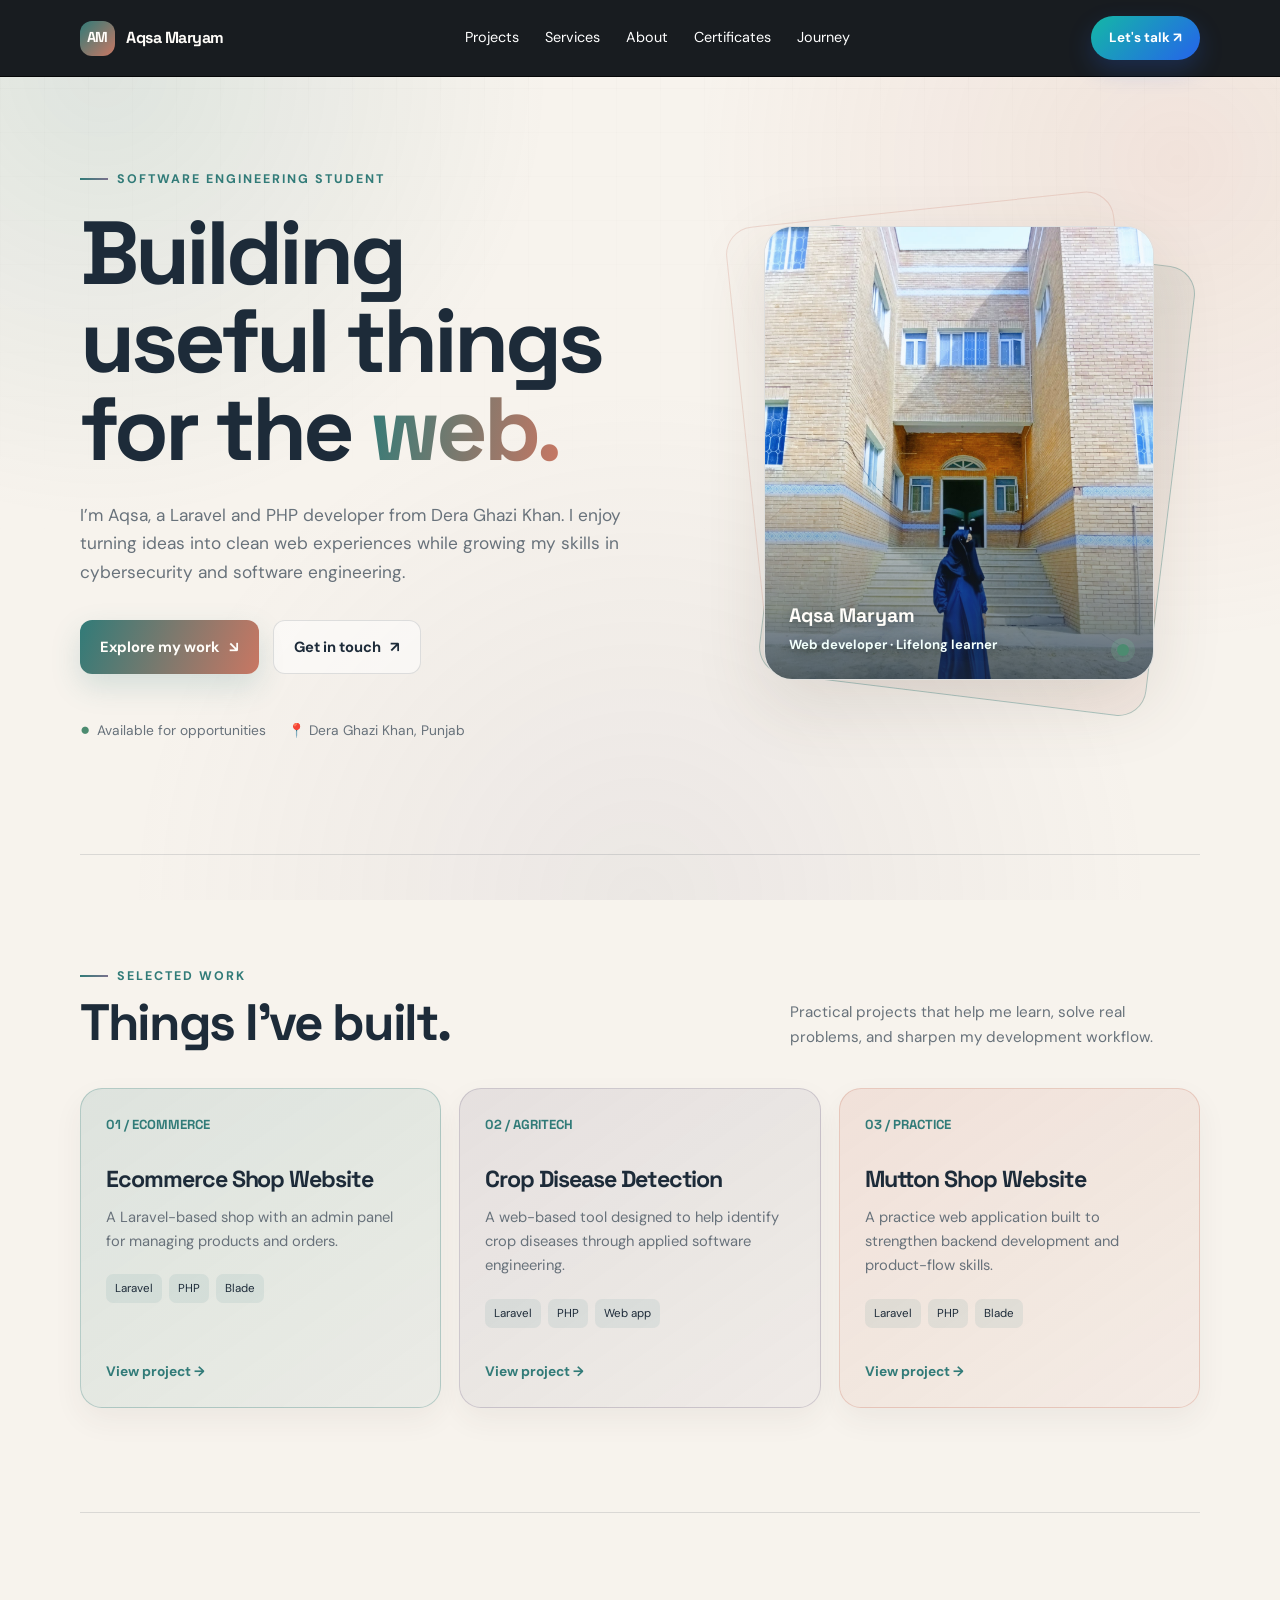
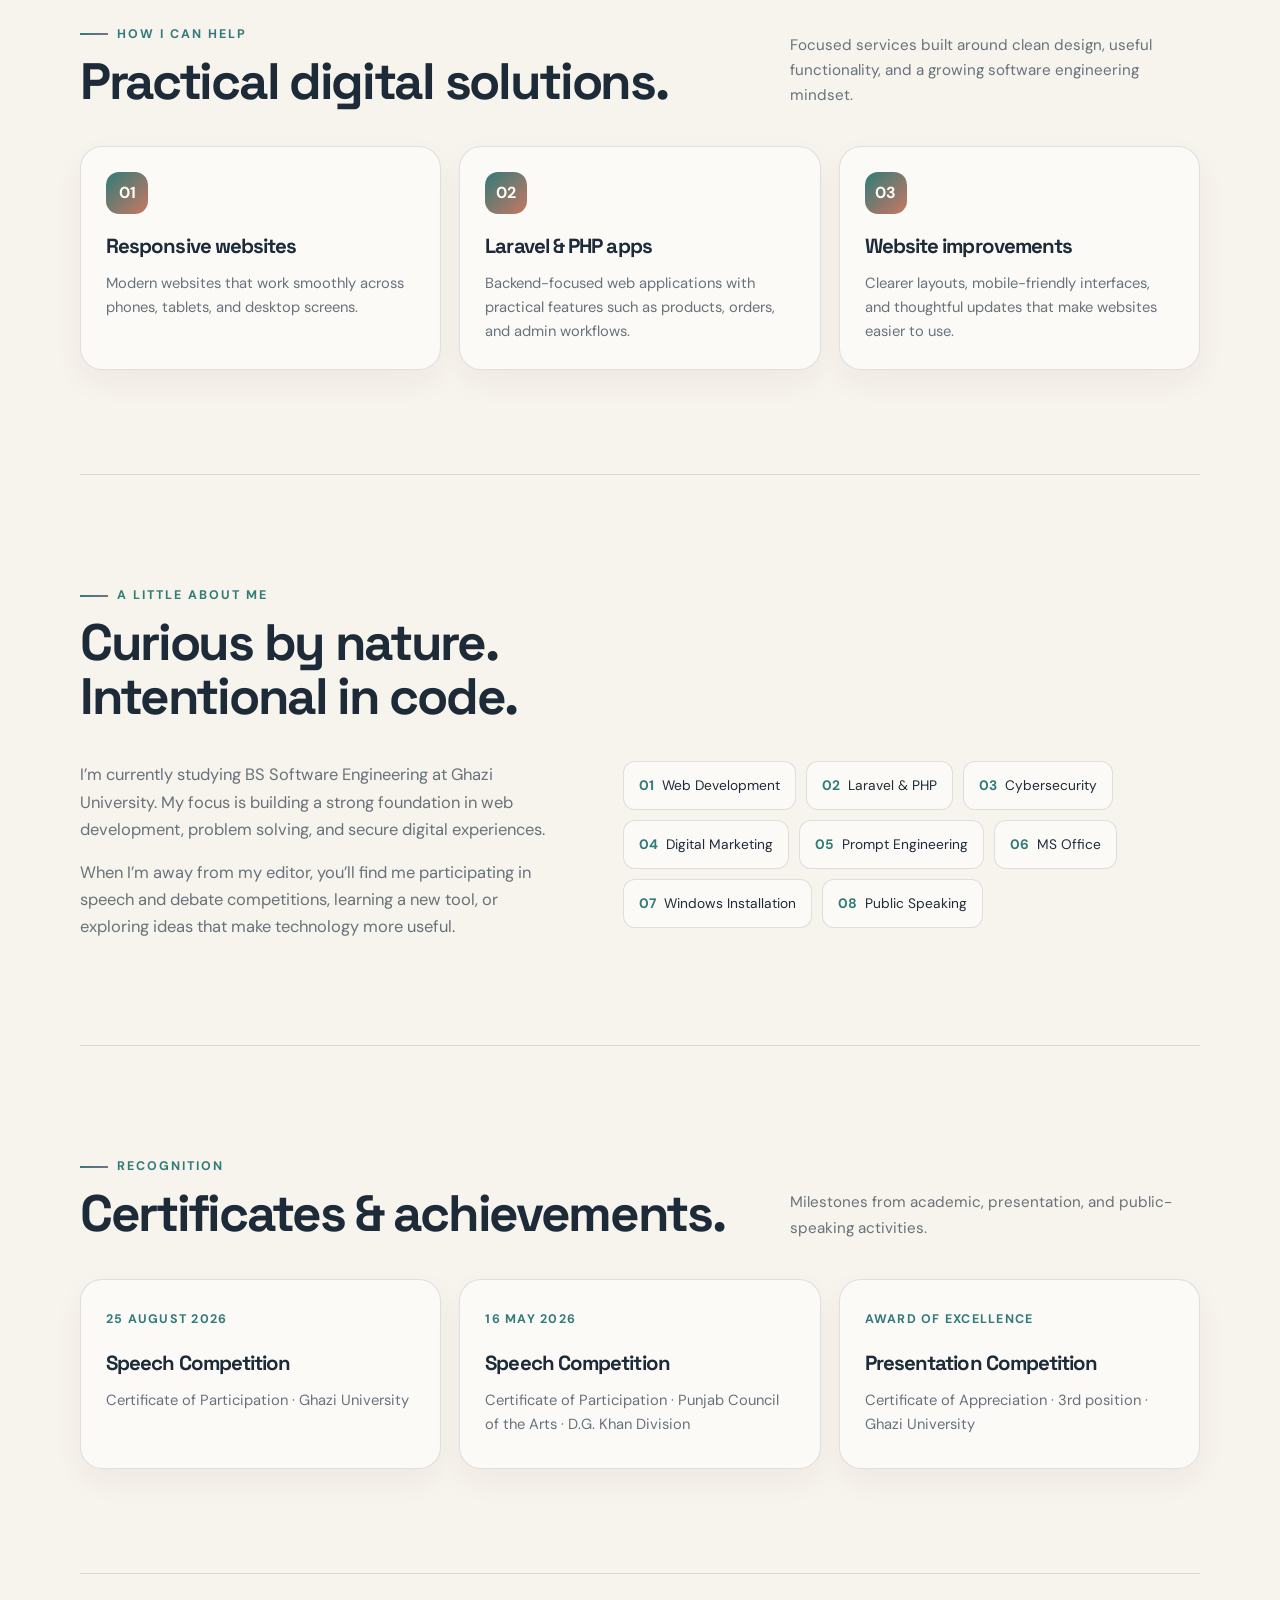
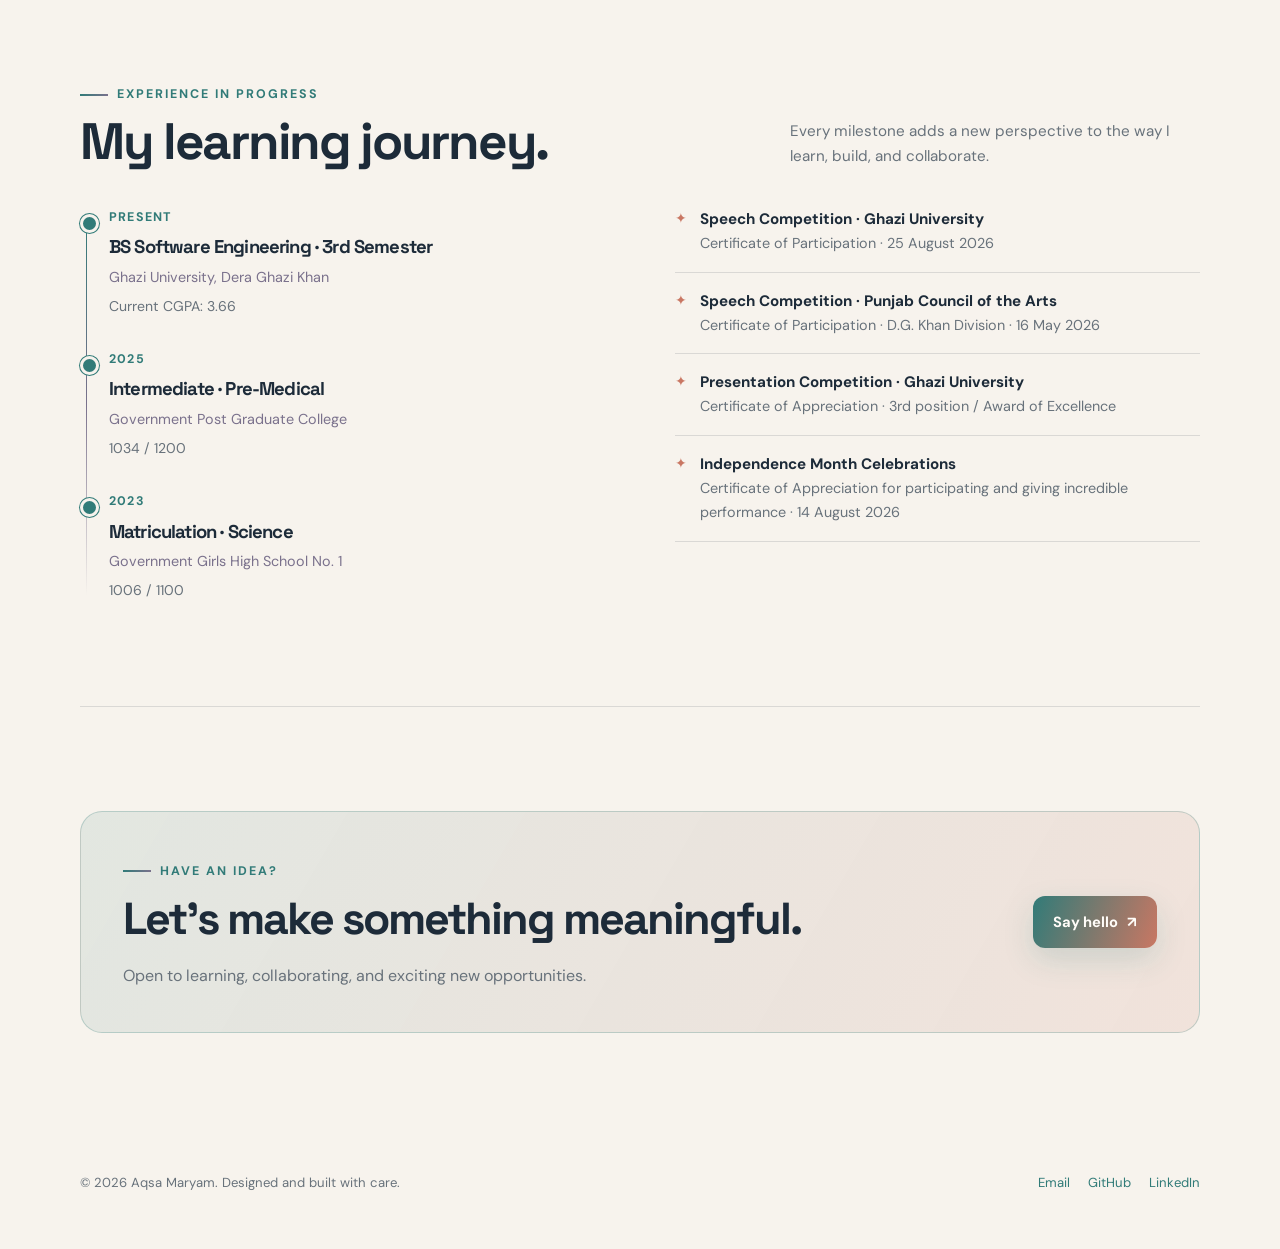
<file: index.html>
<!DOCTYPE html>
<html lang="en">
<head>
  <meta charset="UTF-8">
  <meta name="viewport" content="width=device-width, initial-scale=1">
  <meta name="description" content="Aqsa Maryam — Software Engineering student and web developer.">
  <title>Aqsa Maryam | Software Engineering Student</title>
  <link rel="preconnect" href="https://fonts.googleapis.com">
  <link rel="preconnect" href="https://fonts.gstatic.com" crossorigin>
  <link href="https://fonts.googleapis.com/css2?family=DM+Sans:wght@400;500;600;700&family=Space+Grotesk:wght@500;600;700&display=swap" rel="stylesheet">
  <style>
    :root {
      --bg: #f7f3ed;
      --bg-soft: #efe8de;
      --card: rgba(255,255,255,.72);
      --card-solid: #fffdf9;
      --text: #1d2b39;
      --muted: #68727b;
      --line: rgba(29,43,57,.13);
      --purple: #7a718c;
      --cyan: #317b78;
      --pink: #c97763;
      --green: #4c8b70;
      --shadow: 0 24px 70px rgba(74,58,43,.13);
      --radius: 22px;
    }

    * { box-sizing: border-box; margin: 0; padding: 0; }
    html { scroll-behavior: smooth; }
    body {
      background: var(--bg);
      color: var(--text);
      font-family: 'DM Sans', sans-serif;
      line-height: 1.65;
      overflow-x: hidden;
      padding-top: 76px;
    }
    @keyframes page-enter { from { opacity: 0; transform: translateY(8px); } to { opacity: 1; transform: none; } }
    body::before {
      content: '';
      position: fixed;
      inset: 0;
      z-index: -2;
      background:
        radial-gradient(circle at 8% 8%, rgba(49,123,120,.12), transparent 28rem),
        radial-gradient(circle at 92% 18%, rgba(201,119,99,.13), transparent 30rem),
        radial-gradient(circle at 50% 100%, rgba(122,113,140,.09), transparent 32rem);
      pointer-events: none;
    }
    body::after {
      content: '';
      position: fixed;
      inset: 0;
      z-index: -1;
      opacity: .32;
      background-image: linear-gradient(rgba(29,43,57,.045) 1px, transparent 1px), linear-gradient(90deg, rgba(29,43,57,.045) 1px, transparent 1px);
      background-size: 44px 44px;
      mask-image: linear-gradient(to bottom, black, transparent 75%);
      pointer-events: none;
    }
    a { color: inherit; }
    .container { width: min(1120px, calc(100% - 40px)); margin: 0 auto; }

    .site-nav {
      position: fixed; top: 0; left: 0; right: 0; z-index: 20;
      border-bottom: 1px solid rgba(0,0,0,.75);
      background: rgba(20,24,28,.98);
      backdrop-filter: blur(18px);
    }
    .nav-inner { position: relative; min-height: 76px; display: flex; align-items: center; justify-content: space-between; gap: 24px; }
    .brand { display: flex; align-items: center; gap: 11px; color: #fffdf9; font-family: 'Space Grotesk', sans-serif; font-weight: 700; text-decoration: none; letter-spacing: -.03em; }
    .brand-mark { width: 35px; height: 35px; display: grid; place-items: center; border-radius: 12px; color: #fffdf9; background: linear-gradient(135deg, var(--cyan), var(--pink)); font-size: .9rem; }
    .nav-links { display: flex; gap: 26px; list-style: none; color: #fff; font-size: .9rem; }
    .nav-links a { text-decoration: none; transition: color .2s ease; }
    .nav-links a:hover { color: #fff; }
    .nav-cta { padding: 11px 18px; border: 0; border-radius: 999px; color: #fff; background: linear-gradient(135deg, #14b8a6, #2563eb); box-shadow: 0 10px 24px rgba(37,99,235,.22); text-decoration: none; font-size: .84rem; font-weight: 700; transition: transform .2s ease, box-shadow .2s ease; }
    .nav-cta:hover { transform: translateY(-3px); box-shadow: 0 14px 30px rgba(37,99,235,.28); }
    .menu-toggle { display: none; border: 1px solid rgba(255,255,255,.55); border-radius: 10px; padding: 8px 10px; color: #fff; background: rgba(255,255,255,.12); font: inherit; font-size: .82rem; font-weight: 700; cursor: pointer; }

    .hero { min-height: 720px; display: grid; grid-template-columns: 1.08fr .92fr; align-items: center; gap: 72px; padding: 86px 0 110px; }
    .eyebrow { display: inline-flex; align-items: center; gap: 9px; color: var(--cyan); font-size: .78rem; font-weight: 700; text-transform: uppercase; letter-spacing: .16em; }
    .eyebrow::before { content: ''; width: 28px; height: 2px; background: linear-gradient(90deg, var(--cyan), var(--purple)); }
    h1, h2, h3 { font-family: 'Space Grotesk', sans-serif; letter-spacing: -.045em; }
    h1 { max-width: 720px; margin-top: 21px; font-size: clamp(3.2rem, 7vw, 6.4rem); line-height: .98; }
    .gradient-text { background: linear-gradient(100deg, var(--cyan), var(--pink)); background-clip: text; -webkit-background-clip: text; color: transparent; }
    .hero-copy { max-width: 620px; margin-top: 27px; color: var(--muted); font-size: 1.08rem; }
    .hero-actions { display: flex; flex-wrap: wrap; gap: 14px; margin-top: 34px; }
    .button { display: inline-flex; align-items: center; gap: 9px; padding: 14px 20px; border-radius: 12px; text-decoration: none; font-weight: 700; font-size: .92rem; transition: transform .2s ease, box-shadow .2s ease, background .2s ease; }
    .button:hover { transform: translateY(-3px); }
    .button-primary { color: #fffdf9; background: linear-gradient(110deg, var(--cyan), var(--pink)); box-shadow: 0 12px 30px rgba(49,123,120,.18); }
    .button-secondary { border: 1px solid var(--line); color: var(--text); background: rgba(255,255,255,.5); }
    .quick-facts { display: flex; flex-wrap: wrap; gap: 22px; margin-top: 42px; color: var(--muted); font-size: .86rem; }
    .quick-facts span { display: inline-flex; align-items: center; gap: 7px; }
    .quick-facts b { color: var(--green); font-size: 1.05rem; }

    .portrait-wrap { position: relative; justify-self: center; width: min(100%, 390px); aspect-ratio: .86; }
    .portrait-wrap::before, .portrait-wrap::after { content: ''; position: absolute; border-radius: 28px; transform: rotate(7deg); }
    .portrait-wrap::before { inset: 18px -18px -18px 18px; border: 1px solid rgba(49,123,120,.32); background: linear-gradient(145deg, rgba(49,123,120,.1), rgba(201,119,99,.08)); }
    .portrait-wrap::after { inset: -18px 18px 18px -18px; border: 1px solid rgba(201,119,99,.22); transform: rotate(-6deg); }
    .portrait-card { position: absolute; inset: 0; z-index: 1; overflow: hidden; border: 1px solid rgba(29,43,57,.14); border-radius: 28px; background: var(--card-solid); box-shadow: var(--shadow); }
    .portrait-card img { width: 100%; height: 100%; object-fit: cover; object-position: center top; filter: saturate(.9); }
    .portrait-card::after { content: ''; position: absolute; inset: 0; background: linear-gradient(to top, rgba(29,43,57,.72), transparent 50%); }
    .portrait-label { position: absolute; z-index: 2; bottom: 23px; left: 24px; right: 24px; display: flex; align-items: end; justify-content: space-between; gap: 12px; }
    .portrait-label strong { display: block; color: #fffdf9; font-family: 'Space Grotesk'; font-size: 1.22rem; text-shadow: 0 2px 10px rgba(29,43,57,.55); }
    .portrait-label small { display: block; margin-top: 2px; color: #f2fffc; font-size: .82rem; font-weight: 700; text-shadow: 0 2px 10px rgba(29,43,57,.55); }
    .status { width: 12px; height: 12px; border-radius: 50%; background: var(--green); box-shadow: 0 0 0 6px rgba(134,239,172,.13); }

    .section { padding: 104px 0; border-top: 1px solid var(--line); }
    .section-heading { display: flex; justify-content: space-between; align-items: end; gap: 25px; margin-bottom: 38px; }
    .section-heading h2 { margin-top: 10px; font-size: clamp(2rem, 4vw, 3.2rem); line-height: 1.05; }
    .section-heading p { max-width: 410px; color: var(--muted); font-size: .95rem; }
    .projects-grid { display: grid; grid-template-columns: repeat(3, 1fr); gap: 18px; }
    .project-card { position: relative; display: flex; flex-direction: column; min-height: 320px; padding: 25px; overflow: hidden; border: 1px solid var(--line); border-radius: var(--radius); box-shadow: 0 12px 30px rgba(74,58,43,.06); transition: transform .25s ease, border-color .25s ease, box-shadow .25s ease; }
    .project-card:nth-child(1) { border-color: rgba(49,123,120,.28); background: linear-gradient(145deg, rgba(49,123,120,.13), rgba(49,123,120,.06)); }
    .project-card:nth-child(2) { border-color: rgba(122,113,140,.28); background: linear-gradient(145deg, rgba(122,113,140,.14), rgba(122,113,140,.06)); }
    .project-card:nth-child(3) { border-color: rgba(201,119,99,.28); background: linear-gradient(145deg, rgba(201,119,99,.14), rgba(201,119,99,.06)); }
    .project-card:hover { transform: translateY(-8px); box-shadow: 0 18px 36px rgba(74,58,43,.11); }
    .project-card:nth-child(1):hover { border-color: rgba(76,139,112,.68); }
    .project-card:nth-child(2):hover { border-color: rgba(91,139,181,.68); }
    .project-card:nth-child(3):hover { border-color: rgba(201,119,99,.68); }
    .project-number { color: var(--cyan); font-family: 'Space Grotesk'; font-size: .82rem; font-weight: 700; }
    .project-card h3 { margin-top: 30px; font-size: 1.45rem; line-height: 1.12; }
    .project-card p { margin-top: 13px; color: var(--muted); font-size: .92rem; }
    .tags { display: flex; flex-wrap: wrap; gap: 7px; margin-top: 21px; }
    .tag { padding: 5px 9px; border-radius: 7px; color: var(--text); background: rgba(49,123,120,.09); font-size: .72rem; }
    .project-link { margin-top: auto; padding-top: 28px; color: var(--cyan); text-decoration: none; font-size: .86rem; font-weight: 700; }
    .project-link span { display: inline-block; transition: transform .2s ease; }
    .project-link:hover span { transform: translateX(5px); }
    .services-grid, .certificates-grid { display: grid; grid-template-columns: repeat(3, 1fr); gap: 18px; }
    .service-card, .certificate-card { padding: 25px; border: 1px solid var(--line); border-radius: var(--radius); background: rgba(255,255,255,.58); box-shadow: 0 12px 30px rgba(74,58,43,.05); }
    .service-card { min-height: 220px; }
    .service-card h3, .certificate-card h3 { margin-top: 21px; font-size: 1.28rem; line-height: 1.15; }
    .service-card p, .certificate-card p { margin-top: 12px; color: var(--muted); font-size: .92rem; }
    .service-icon { display: grid; width: 42px; height: 42px; place-items: center; border-radius: 13px; color: #fffdf9; background: linear-gradient(135deg, var(--cyan), var(--pink)); font-weight: 700; }
    .certificate-card { min-height: 190px; }
    .certificate-card .period { color: var(--cyan); font-size: .78rem; font-weight: 700; letter-spacing: .1em; text-transform: uppercase; }

    .about-grid { display: grid; grid-template-columns: .9fr 1.1fr; gap: 70px; }
    .about-copy { color: var(--muted); font-size: 1.03rem; }
    .about-copy p + p { margin-top: 16px; }
    .skill-list { display: flex; flex-wrap: wrap; align-content: start; gap: 10px; }
    .skill { padding: 12px 15px; border: 1px solid var(--line); border-radius: 12px; color: var(--text); background: rgba(255,255,255,.55); font-size: .86rem; }
    .skill strong { color: var(--cyan); margin-right: 4px; }

    .journey-grid { display: grid; grid-template-columns: 1fr 1fr; gap: 70px; }
    .timeline { position: relative; padding-left: 29px; }
    .timeline::before { content: ''; position: absolute; left: 6px; top: 7px; bottom: 7px; width: 1px; background: linear-gradient(var(--cyan), var(--purple), transparent); }
    .timeline-item { position: relative; padding-bottom: 31px; }
    .timeline-item:last-child { padding-bottom: 0; }
    .timeline-item::before { content: ''; position: absolute; left: -29px; top: 7px; width: 13px; height: 13px; border: 3px solid var(--bg); border-radius: 50%; background: var(--cyan); box-shadow: 0 0 0 1px var(--cyan); }
    .timeline-item .period { color: var(--cyan); font-size: .78rem; font-weight: 700; letter-spacing: .1em; text-transform: uppercase; }
    .timeline-item h3 { margin-top: 5px; font-size: 1.16rem; }
    .timeline-item .place { margin-top: 3px; color: var(--purple); font-size: .9rem; }
    .timeline-item p { margin-top: 5px; color: var(--muted); font-size: .88rem; }
    .achievement-list { list-style: none; }
    .achievement-list li { display: flex; gap: 13px; padding: 16px 0; border-bottom: 1px solid var(--line); color: var(--muted); font-size: .9rem; }
    .achievement-list li:first-child { padding-top: 0; }
    .achievement-list li::before { content: '✦'; flex: 0 0 auto; color: var(--pink); }
    .achievement-list strong { display: block; color: var(--text); font-size: .95rem; }

    .contact-panel { display: flex; align-items: center; justify-content: space-between; gap: 32px; padding: 42px; overflow: hidden; border: 1px solid rgba(49,123,120,.25); border-radius: var(--radius); background: linear-gradient(120deg, rgba(49,123,120,.1), rgba(201,119,99,.13)); }
    .contact-panel h2 { font-size: clamp(1.8rem, 4vw, 2.8rem); }
    .contact-panel p { margin-top: 8px; color: var(--muted); }
    footer { display: flex; justify-content: space-between; gap: 20px; padding: 35px 0 55px; color: var(--muted); font-size: .82rem; }
    footer a { color: var(--cyan); text-decoration: none; }
    .socials { display: flex; gap: 18px; }

    .reveal { opacity: 0; transform: translateY(18px); transition: opacity .65s ease, transform .65s ease; }
    .reveal.visible { opacity: 1; transform: none; }
    @media (prefers-reduced-motion: reduce) { html { scroll-behavior: auto; } body { animation: none; } .reveal { opacity: 1; transform: none; transition: none; } * { transition-duration: .01ms !important; } }
    @media (max-width: 820px) {
      .menu-toggle { display: inline-flex; align-items: center; gap: 7px; }
      .nav-links { display: none; position: absolute; top: calc(100% - 1px); left: 0; right: 0; flex-direction: column; gap: 0; padding: 8px; border: 1px solid rgba(255,255,255,.12); border-top: 0; border-radius: 0 0 16px 16px; background: rgba(20,24,28,.98); box-shadow: 0 16px 28px rgba(29,43,57,.18); }
      .nav-links.is-open { display: flex; }
      .nav-links a { display: block; padding: 12px 10px; border-radius: 10px; }
      .nav-links a:hover { background: rgba(49,123,120,.08); }
      .hero { grid-template-columns: 1fr; gap: 55px; padding-top: 70px; }
      .portrait-wrap { width: min(100%, 340px); justify-self: start; }
      .projects-grid, .services-grid, .certificates-grid, .journey-grid, .about-grid { grid-template-columns: 1fr; gap: 45px; }
      .section-heading { display: block; }
      .section-heading p { margin-top: 16px; }
    }
    @media (max-width: 520px) {
      .container { width: min(100% - 28px, 1120px); }
      body { padding-top: 68px; }
      .nav-inner { min-height: 68px; }
      .nav-cta { padding: 8px 11px; font-size: .76rem; }
      .menu-toggle { padding: 7px 9px; }
      h1 { font-size: clamp(2.9rem, 15vw, 4.5rem); }
      .hero { min-height: auto; padding: 65px 0 85px; }
      .section { padding: 76px 0; }
      .contact-panel { display: block; padding: 27px; }
      .contact-panel .button { margin-top: 24px; }
      footer { display: block; }
      .socials { margin-top: 12px; }
    }
  </style>
</head>
<body>
  <nav class="site-nav">
    <div class="container nav-inner">
      <a class="brand" href="#top"><span class="brand-mark">AM</span><span>Aqsa Maryam</span></a>
      <ul class="nav-links" id="site-menu">
        <li><a href="#projects">Projects</a></li>
        <li><a href="#services">Services</a></li>
        <li><a href="#about">About</a></li>
        <li><a href="#certificates">Certificates</a></li>
        <li><a href="#journey">Journey</a></li>
      </ul>
      <button class="menu-toggle" type="button" aria-controls="site-menu" aria-expanded="false">Menu <span aria-hidden="true">☰</span></button>
      <a class="nav-cta" href="contact.html">Let's talk ↗</a>
    </div>
  </nav>

  <main id="top">
    <header class="container hero">
      <div class="reveal">
        <span class="eyebrow">Software engineering student</span>
        <h1>Building useful things for the <span class="gradient-text">web.</span></h1>
        <p class="hero-copy">I’m Aqsa, a Laravel and PHP developer from Dera Ghazi Khan. I enjoy turning ideas into clean web experiences while growing my skills in cybersecurity and software engineering.</p>
        <div class="hero-actions">
          <a class="button button-primary" href="#projects">Explore my work <span>↘</span></a>
          <a class="button button-secondary" href="contact.html">Get in touch <span>↗</span></a>
        </div>
        <div class="quick-facts">
          <span><b>●</b> Available for opportunities</span>
          <span>📍 Dera Ghazi Khan, Punjab</span>
        </div>
      </div>
      <div class="portrait-wrap reveal">
        <div class="portrait-card">
          <img src="photo.jpg" alt="Portrait of Aqsa Maryam">
          <div class="portrait-label"><div><strong>Aqsa Maryam</strong><small>Web developer · Lifelong learner</small></div><span class="status" title="Available"></span></div>
        </div>
      </div>
    </header>

    <section class="container section" id="projects">
      <div class="section-heading reveal"><div><span class="eyebrow">Selected work</span><h2>Things I’ve built.</h2></div><p>Practical projects that help me learn, solve real problems, and sharpen my development workflow.</p></div>
      <div class="projects-grid">
        <article class="project-card reveal"><span class="project-number">01 / ECOMMERCE</span><h3>Ecommerce Shop Website</h3><p>A Laravel-based shop with an admin panel for managing products and orders.</p><div class="tags"><span class="tag">Laravel</span><span class="tag">PHP</span><span class="tag">Blade</span></div><a class="project-link" href="https://github.com/aqsamaryam-software/-Ecommerce-Shop-Website" target="_blank" rel="noreferrer">View project <span>→</span></a></article>
        <article class="project-card reveal"><span class="project-number">02 / AGRITECH</span><h3>Crop Disease Detection</h3><p>A web-based tool designed to help identify crop diseases through applied software engineering.</p><div class="tags"><span class="tag">Laravel</span><span class="tag">PHP</span><span class="tag">Web app</span></div><a class="project-link" href="https://github.com/aqsamaryam-software/Crop-Disease-Detection-Website" target="_blank" rel="noreferrer">View project <span>→</span></a></article>
        <article class="project-card reveal"><span class="project-number">03 / PRACTICE</span><h3>Mutton Shop Website</h3><p>A practice web application built to strengthen backend development and product-flow skills.</p><div class="tags"><span class="tag">Laravel</span><span class="tag">PHP</span><span class="tag">Blade</span></div><a class="project-link" href="https://github.com/aqsamaryam-software/Khalid-mizail-Mutton-Shop-Website" target="_blank" rel="noreferrer">View project <span>→</span></a></article>
      </div>
    </section>

    <section class="container section" id="services">
      <div class="section-heading reveal"><div><span class="eyebrow">How I can help</span><h2>Practical digital solutions.</h2></div><p>Focused services built around clean design, useful functionality, and a growing software engineering mindset.</p></div>
      <div class="services-grid">
        <article class="service-card reveal"><span class="service-icon">01</span><h3>Responsive websites</h3><p>Modern websites that work smoothly across phones, tablets, and desktop screens.</p></article>
        <article class="service-card reveal"><span class="service-icon">02</span><h3>Laravel & PHP apps</h3><p>Backend-focused web applications with practical features such as products, orders, and admin workflows.</p></article>
        <article class="service-card reveal"><span class="service-icon">03</span><h3>Website improvements</h3><p>Clearer layouts, mobile-friendly interfaces, and thoughtful updates that make websites easier to use.</p></article>
      </div>
    </section>

    <section class="container section" id="about">
      <div class="section-heading reveal"><div><span class="eyebrow">A little about me</span><h2>Curious by nature.<br>Intentional in code.</h2></div></div>
      <div class="about-grid">
        <div class="about-copy reveal"><p>I’m currently studying BS Software Engineering at Ghazi University. My focus is building a strong foundation in web development, problem solving, and secure digital experiences.</p><p>When I’m away from my editor, you’ll find me participating in speech and debate competitions, learning a new tool, or exploring ideas that make technology more useful.</p></div>
        <div class="skill-list reveal"><span class="skill"><strong>01</strong> Web Development</span><span class="skill"><strong>02</strong> Laravel & PHP</span><span class="skill"><strong>03</strong> Cybersecurity</span><span class="skill"><strong>04</strong> Digital Marketing</span><span class="skill"><strong>05</strong> Prompt Engineering</span><span class="skill"><strong>06</strong> MS Office</span><span class="skill"><strong>07</strong> Windows Installation</span><span class="skill"><strong>08</strong> Public Speaking</span></div>
      </div>
    </section>

    <section class="container section" id="certificates">
      <div class="section-heading reveal"><div><span class="eyebrow">Recognition</span><h2>Certificates & achievements.</h2></div><p>Milestones from academic, presentation, and public-speaking activities.</p></div>
      <div class="certificates-grid">
        <article class="certificate-card reveal"><span class="period">25 August 2026</span><h3>Speech Competition</h3><p>Certificate of Participation · Ghazi University</p></article>
        <article class="certificate-card reveal"><span class="period">16 May 2026</span><h3>Speech Competition</h3><p>Certificate of Participation · Punjab Council of the Arts · D.G. Khan Division</p></article>
        <article class="certificate-card reveal"><span class="period">Award of Excellence</span><h3>Presentation Competition</h3><p>Certificate of Appreciation · 3rd position · Ghazi University</p></article>
      </div>
    </section>

    <section class="container section" id="journey">
      <div class="section-heading reveal"><div><span class="eyebrow">Experience in progress</span><h2>My learning journey.</h2></div><p>Every milestone adds a new perspective to the way I learn, build, and collaborate.</p></div>
      <div class="journey-grid">
        <div class="timeline reveal">
          <div class="timeline-item"><div class="period">Present</div><h3>BS Software Engineering · 3rd Semester</h3><div class="place">Ghazi University, Dera Ghazi Khan</div><p>Current CGPA: 3.66</p></div>
          <div class="timeline-item"><div class="period">2025</div><h3>Intermediate · Pre-Medical</h3><div class="place">Government Post Graduate College</div><p>1034 / 1200</p></div>
          <div class="timeline-item"><div class="period">2023</div><h3>Matriculation · Science</h3><div class="place">Government Girls High School No. 1</div><p>1006 / 1100</p></div>
        </div>
        <ul class="achievement-list reveal">
          <li><div><strong>Speech Competition · Ghazi University</strong>Certificate of Participation · 25 August 2026</div></li>
          <li><div><strong>Speech Competition · Punjab Council of the Arts</strong>Certificate of Participation · D.G. Khan Division · 16 May 2026</div></li>
          <li><div><strong>Presentation Competition · Ghazi University</strong>Certificate of Appreciation · 3rd position / Award of Excellence</div></li>
          <li><div><strong>Independence Month Celebrations</strong>Certificate of Appreciation for participating and giving incredible performance · 14 August 2026</div></li>
        </ul>
      </div>
    </section>

    <section class="container section reveal" id="contact">
      <div class="contact-panel"><div><span class="eyebrow">Have an idea?</span><h2>Let’s make something meaningful.</h2><p>Open to learning, collaborating, and exciting new opportunities.</p></div><a class="button button-primary" href="contact.html">Say hello <span>↗</span></a></div>
    </section>
  </main>

  <footer class="container"><span>© 2026 Aqsa Maryam. Designed and built with care.</span><div class="socials"><a href="mailto:aqsamaryamm2@gmail.com">Email</a><a href="https://github.com/aqsamaryam-software" target="_blank" rel="noreferrer">GitHub</a><a href="https://www.linkedin.com/in/aqsa-maryam-84b518395" target="_blank" rel="noreferrer">LinkedIn</a></div></footer>

  <script>
    const menuToggle = document.querySelector('.menu-toggle');
    const siteMenu = document.querySelector('#site-menu');
    menuToggle.addEventListener('click', () => {
      const isOpen = siteMenu.classList.toggle('is-open');
      menuToggle.setAttribute('aria-expanded', String(isOpen));
    });
    siteMenu.querySelectorAll('a').forEach((link) => {
      link.addEventListener('click', () => {
        siteMenu.classList.remove('is-open');
        menuToggle.setAttribute('aria-expanded', 'false');
      });
    });

    const observer = new IntersectionObserver((entries) => {
      entries.forEach((entry) => {
        if (entry.isIntersecting) {
          entry.target.classList.add('visible');
          observer.unobserve(entry.target);
        }
      });
    }, { threshold: 0.12 });
    document.querySelectorAll('.reveal').forEach((element) => observer.observe(element));
  </script>
</body>
</html>
</file>
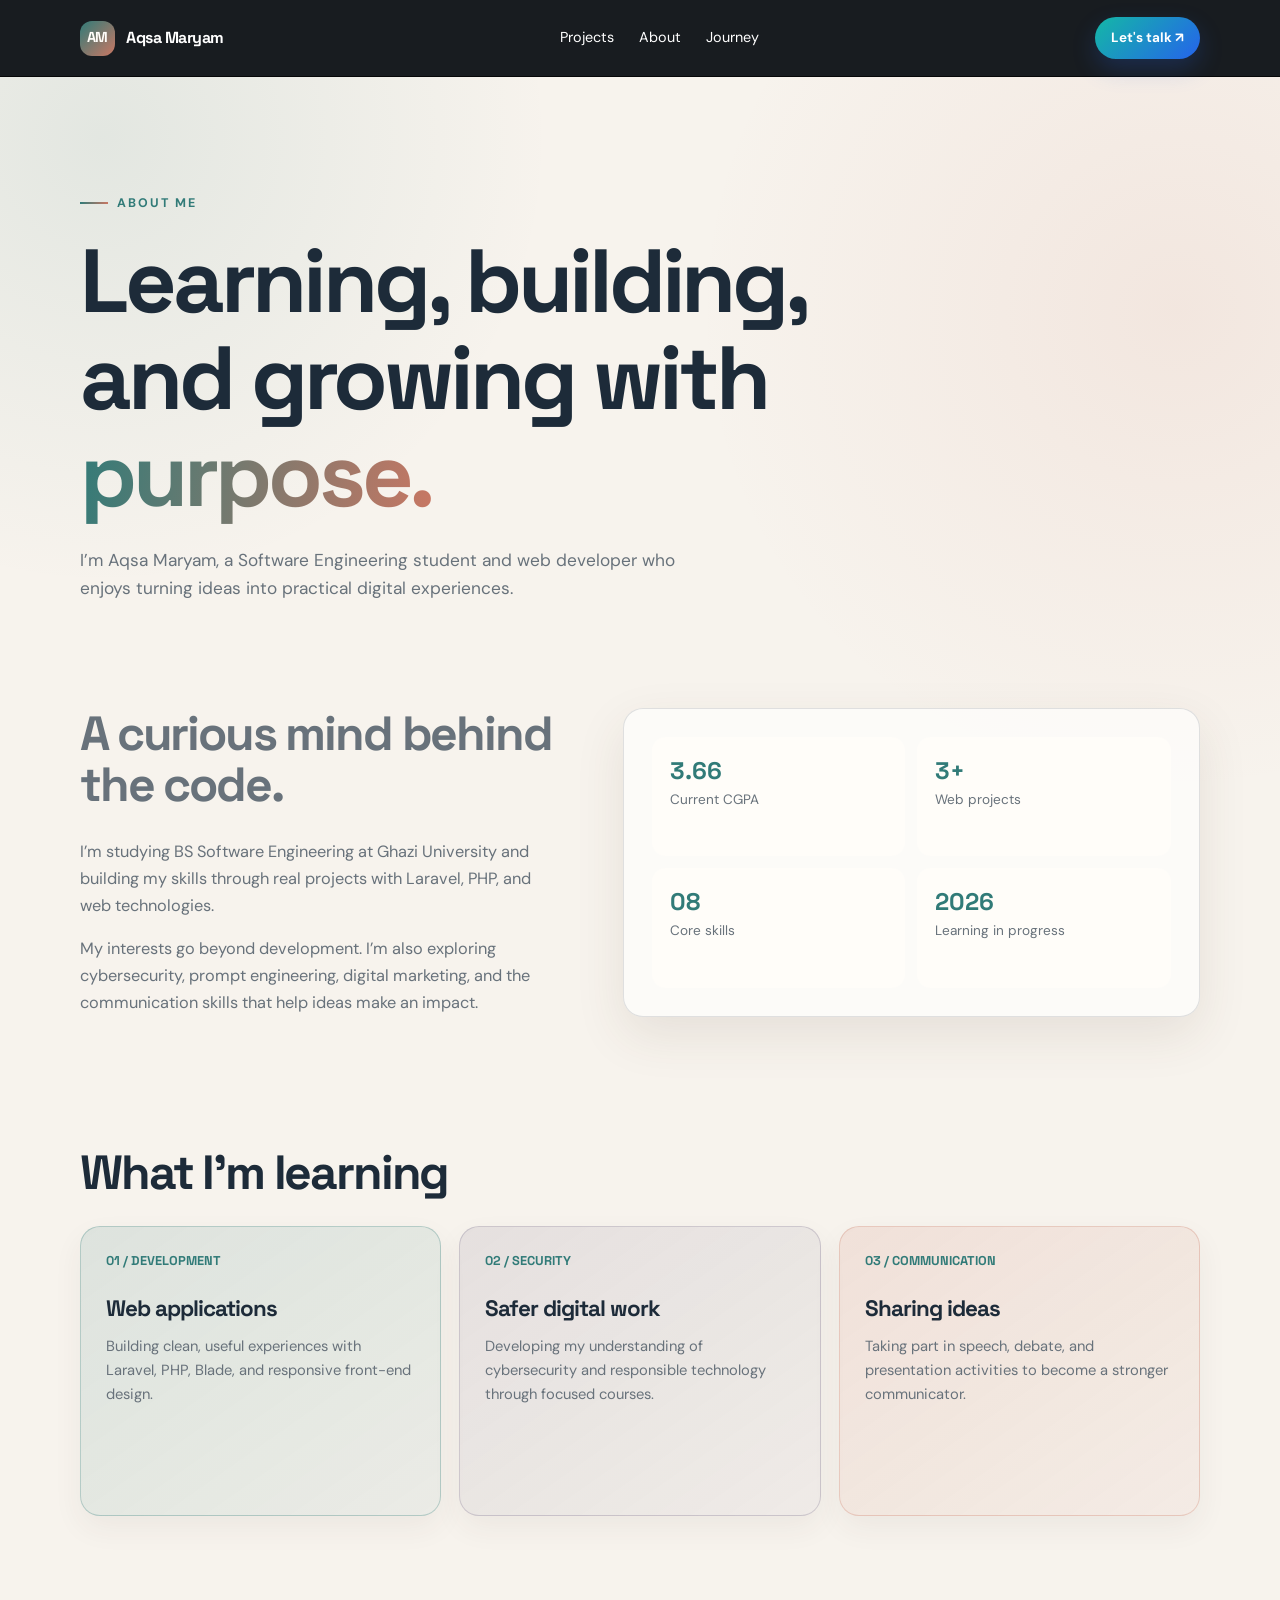
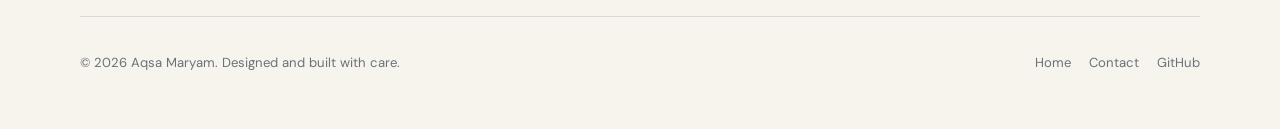
<file: about.html>
<!DOCTYPE html>
<html lang="en">
<head>
  <meta charset="UTF-8">
  <meta name="viewport" content="width=device-width, initial-scale=1">
  <title>About | Aqsa Maryam</title>
  <link rel="preconnect" href="https://fonts.googleapis.com">
  <link rel="preconnect" href="https://fonts.gstatic.com" crossorigin>
  <link href="https://fonts.googleapis.com/css2?family=DM+Sans:wght@400;500;600;700&family=Space+Grotesk:wght@500;600;700&display=swap" rel="stylesheet">
  <link rel="stylesheet" href="pages.css">
</head>
<body>
  <nav class="site-nav"><div class="container nav-inner"><a class="brand" href="index.html"><span class="brand-mark">AM</span><span>Aqsa Maryam</span></a><ul class="nav-links" id="site-menu"><li><a href="index.html#projects">Projects</a></li><li><a href="index.html#about">About</a></li><li><a href="index.html#journey">Journey</a></li></ul><button class="menu-toggle" type="button" aria-controls="site-menu" aria-expanded="false">Menu <span aria-hidden="true">☰</span></button><a class="nav-cta" href="contact.html">Let's talk ↗</a></div></nav>
  <main>
    <header class="container page-hero"><span class="eyebrow">About me</span><h1>Learning, building, and growing with <span class="gradient-text">purpose.</span></h1><p>I’m Aqsa Maryam, a Software Engineering student and web developer who enjoys turning ideas into practical digital experiences.</p></header>
    <section class="container section"><div class="split"><div class="copy"><h2 class="section-title">A curious mind behind the code.</h2><p>I’m studying BS Software Engineering at Ghazi University and building my skills through real projects with Laravel, PHP, and web technologies.</p><p>My interests go beyond development. I’m also exploring cybersecurity, prompt engineering, digital marketing, and the communication skills that help ideas make an impact.</p></div><div class="panel facts"><div class="fact"><strong>3.66</strong><span>Current CGPA</span></div><div class="fact"><strong>3+</strong><span>Web projects</span></div><div class="fact"><strong>08</strong><span>Core skills</span></div><div class="fact"><strong>2026</strong><span>Learning in progress</span></div></div></div></section>
    <section class="container section"><h2 class="section-title">What I’m learning</h2><div class="cards"><article class="card"><span class="card-number">01 / DEVELOPMENT</span><h3>Web applications</h3><p>Building clean, useful experiences with Laravel, PHP, Blade, and responsive front-end design.</p></article><article class="card"><span class="card-number">02 / SECURITY</span><h3>Safer digital work</h3><p>Developing my understanding of cybersecurity and responsible technology through focused courses.</p></article><article class="card"><span class="card-number">03 / COMMUNICATION</span><h3>Sharing ideas</h3><p>Taking part in speech, debate, and presentation activities to become a stronger communicator.</p></article></div></section>
  </main>
  <footer class="container"><span>© 2026 Aqsa Maryam. Designed and built with care.</span><div class="socials"><a href="index.html">Home</a><a href="contact.html">Contact</a><a href="https://github.com/aqsamaryam-software" target="_blank" rel="noreferrer">GitHub</a></div></footer>
  <script>
    const menuToggle = document.querySelector('.menu-toggle');
    const siteMenu = document.querySelector('#site-menu');
    menuToggle.addEventListener('click', () => {
      const isOpen = siteMenu.classList.toggle('is-open');
      menuToggle.setAttribute('aria-expanded', String(isOpen));
    });
    siteMenu.querySelectorAll('a').forEach((link) => link.addEventListener('click', () => {
      siteMenu.classList.remove('is-open');
      menuToggle.setAttribute('aria-expanded', 'false');
    }));
  </script>
</body>
</html>
</file>
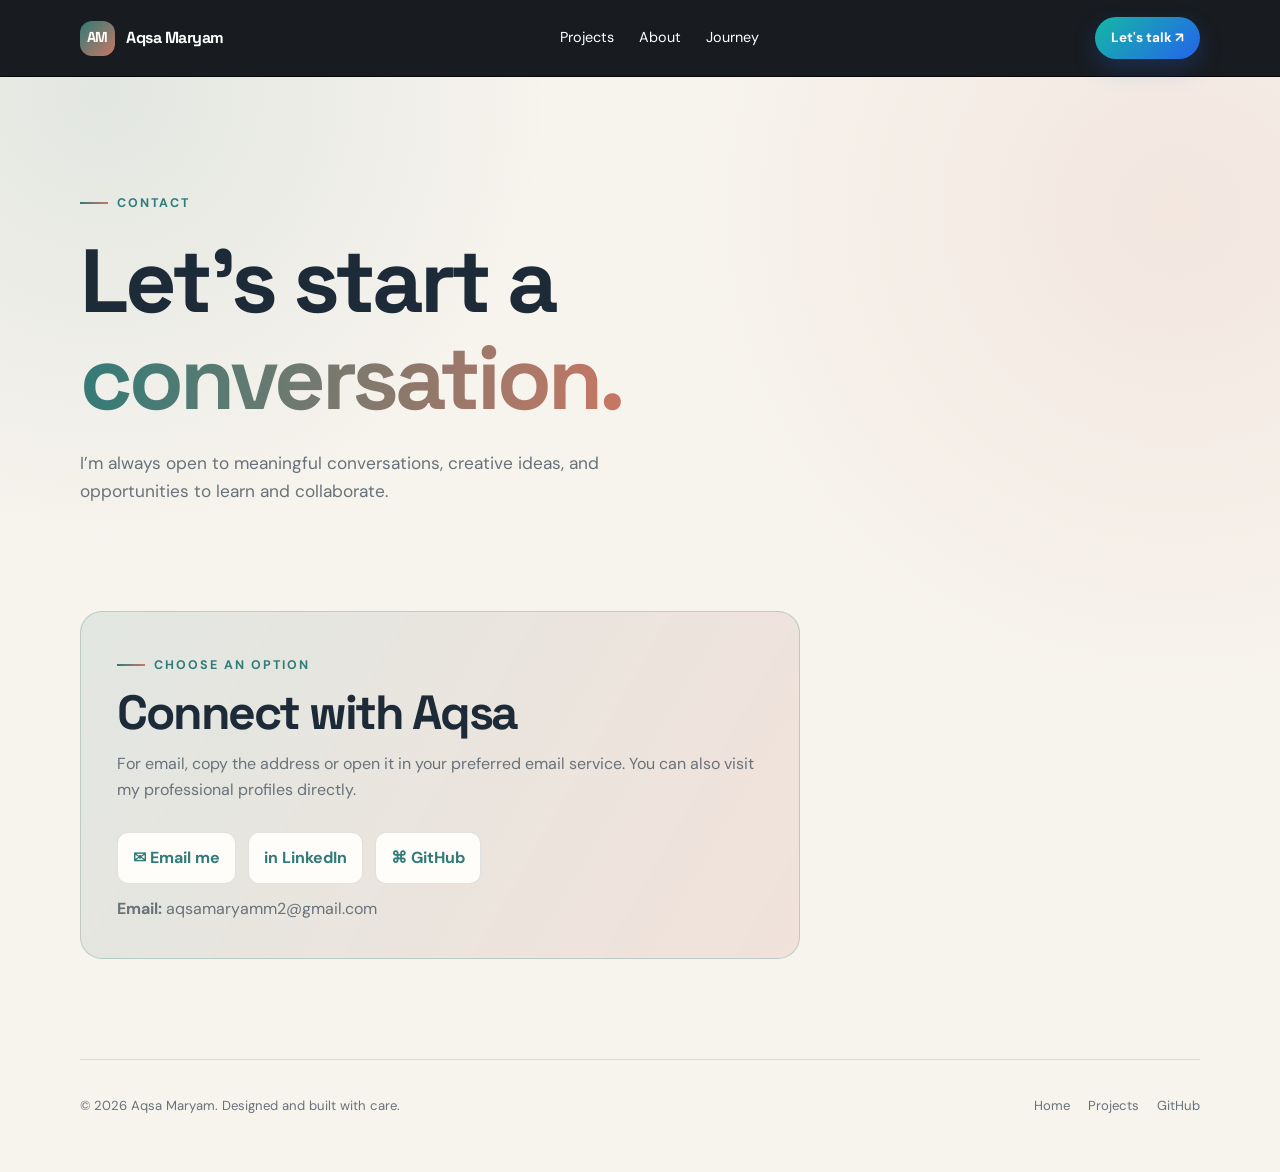
<file: contact.html>
<!DOCTYPE html>
<html lang="en">
<head>
  <meta charset="UTF-8">
  <meta name="viewport" content="width=device-width, initial-scale=1">
  <title>Contact | Aqsa Maryam</title>
  <link rel="preconnect" href="https://fonts.googleapis.com">
  <link rel="preconnect" href="https://fonts.gstatic.com" crossorigin>
  <link href="https://fonts.googleapis.com/css2?family=DM+Sans:wght@400;500;600;700&family=Space+Grotesk:wght@500;600;700&display=swap" rel="stylesheet">
  <link rel="stylesheet" href="pages.css">
</head>
<body>
  <nav class="site-nav"><div class="container nav-inner"><a class="brand" href="index.html"><span class="brand-mark">AM</span><span>Aqsa Maryam</span></a><ul class="nav-links" id="site-menu"><li><a href="index.html#projects">Projects</a></li><li><a href="index.html#about">About</a></li><li><a href="index.html#journey">Journey</a></li></ul><button class="menu-toggle" type="button" aria-controls="site-menu" aria-expanded="false">Menu <span aria-hidden="true">☰</span></button><a class="nav-cta" href="contact.html">Let's talk ↗</a></div></nav>
  <main>
    <header class="container page-hero"><span class="eyebrow">Contact</span><h1>Let’s start a <span class="gradient-text">conversation.</span></h1><p>I’m always open to meaningful conversations, creative ideas, and opportunities to learn and collaborate.</p></header>
    <section class="container section"><div class="contact-card"><span class="eyebrow">Choose an option</span><h2>Connect with Aqsa</h2><p>For email, copy the address or open it in your preferred email service. You can also visit my professional profiles directly.</p><div class="contact-options"><a class="contact-option" href="mailto:aqsamaryamm2@gmail.com">✉ Email me</a><a class="contact-option" href="https://www.linkedin.com/in/aqsa-maryam-84b518395" target="_blank" rel="noreferrer">in LinkedIn</a><a class="contact-option" href="https://github.com/aqsamaryam-software" target="_blank" rel="noreferrer">⌘ GitHub</a></div><p><strong>Email:</strong> aqsamaryamm2@gmail.com</p></div></section>
  </main>
  <footer class="container"><span>© 2026 Aqsa Maryam. Designed and built with care.</span><div class="socials"><a href="index.html">Home</a><a href="projects.html">Projects</a><a href="https://github.com/aqsamaryam-software" target="_blank" rel="noreferrer">GitHub</a></div></footer>
  <script>
    const menuToggle = document.querySelector('.menu-toggle');
    const siteMenu = document.querySelector('#site-menu');
    menuToggle.addEventListener('click', () => {
      const isOpen = siteMenu.classList.toggle('is-open');
      menuToggle.setAttribute('aria-expanded', String(isOpen));
    });
    siteMenu.querySelectorAll('a').forEach((link) => link.addEventListener('click', () => {
      siteMenu.classList.remove('is-open');
      menuToggle.setAttribute('aria-expanded', 'false');
    }));
  </script>
</body>
</html>
</file>
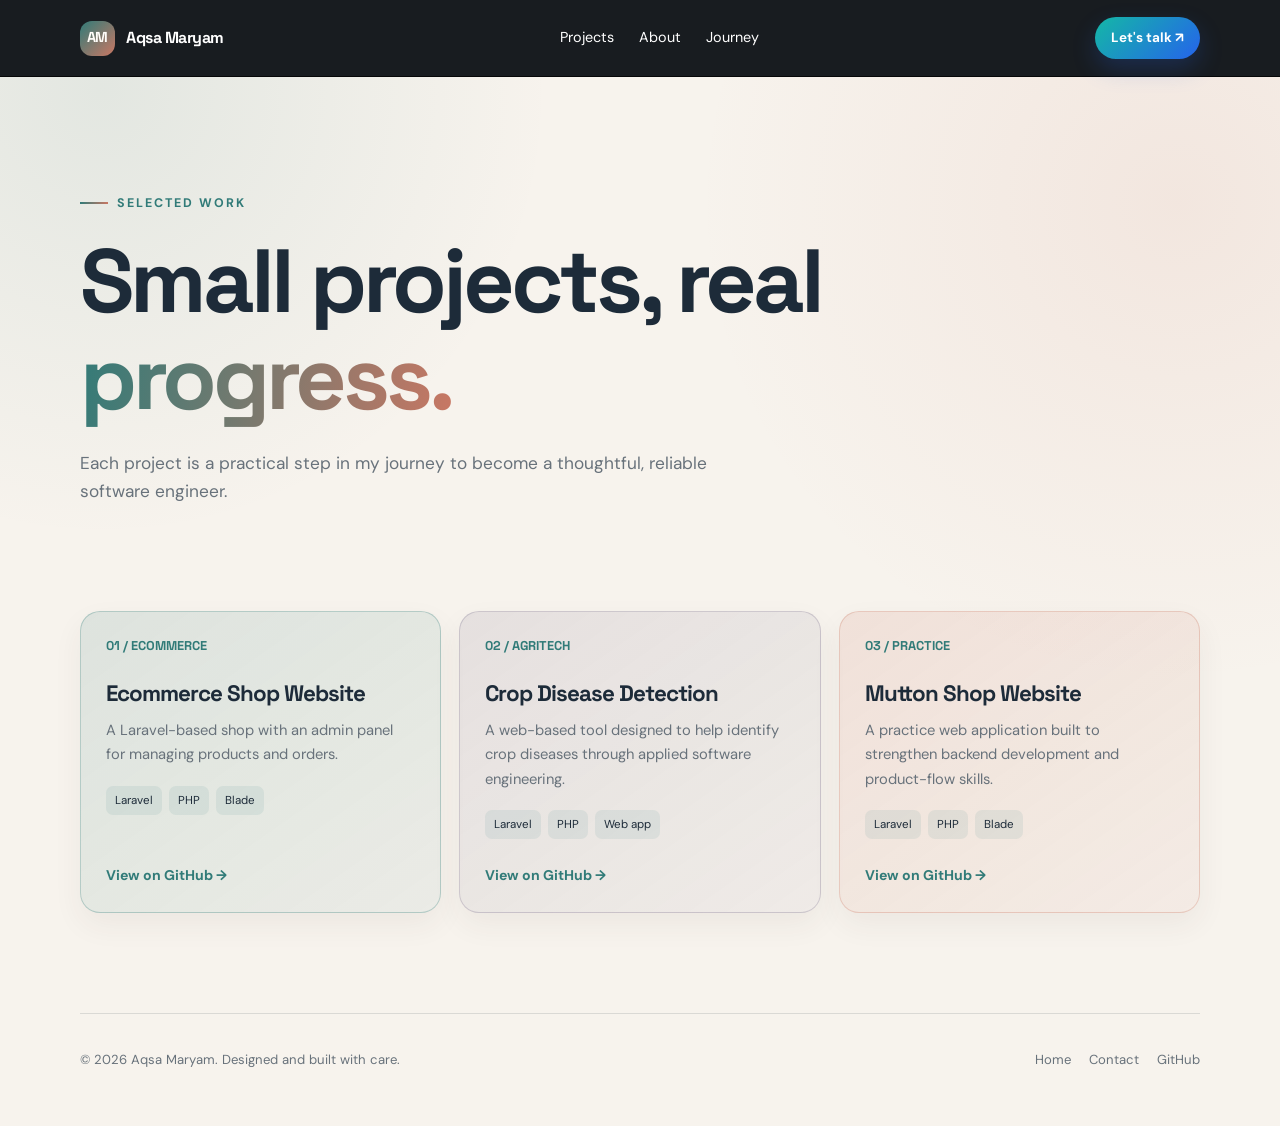
<file: projects.html>
<!DOCTYPE html>
<html lang="en">
<head>
  <meta charset="UTF-8">
  <meta name="viewport" content="width=device-width, initial-scale=1">
  <title>Projects | Aqsa Maryam</title>
  <link rel="preconnect" href="https://fonts.googleapis.com">
  <link rel="preconnect" href="https://fonts.gstatic.com" crossorigin>
  <link href="https://fonts.googleapis.com/css2?family=DM+Sans:wght@400;500;600;700&family=Space+Grotesk:wght@500;600;700&display=swap" rel="stylesheet">
  <link rel="stylesheet" href="pages.css">
</head>
<body>
  <nav class="site-nav"><div class="container nav-inner"><a class="brand" href="index.html"><span class="brand-mark">AM</span><span>Aqsa Maryam</span></a><ul class="nav-links" id="site-menu"><li><a href="index.html#projects">Projects</a></li><li><a href="index.html#about">About</a></li><li><a href="index.html#journey">Journey</a></li></ul><button class="menu-toggle" type="button" aria-controls="site-menu" aria-expanded="false">Menu <span aria-hidden="true">☰</span></button><a class="nav-cta" href="contact.html">Let's talk ↗</a></div></nav>
  <main>
    <header class="container page-hero"><span class="eyebrow">Selected work</span><h1>Small projects, real <span class="gradient-text">progress.</span></h1><p>Each project is a practical step in my journey to become a thoughtful, reliable software engineer.</p></header>
    <section class="container section"><div class="cards"><article class="card"><span class="card-number">01 / ECOMMERCE</span><h3>Ecommerce Shop Website</h3><p>A Laravel-based shop with an admin panel for managing products and orders.</p><div class="tags"><span class="tag">Laravel</span><span class="tag">PHP</span><span class="tag">Blade</span></div><a class="card-link" href="https://github.com/aqsamaryam-software/-Ecommerce-Shop-Website" target="_blank" rel="noreferrer">View on GitHub →</a></article><article class="card"><span class="card-number">02 / AGRITECH</span><h3>Crop Disease Detection</h3><p>A web-based tool designed to help identify crop diseases through applied software engineering.</p><div class="tags"><span class="tag">Laravel</span><span class="tag">PHP</span><span class="tag">Web app</span></div><a class="card-link" href="https://github.com/aqsamaryam-software/Crop-Disease-Detection-Website" target="_blank" rel="noreferrer">View on GitHub →</a></article><article class="card"><span class="card-number">03 / PRACTICE</span><h3>Mutton Shop Website</h3><p>A practice web application built to strengthen backend development and product-flow skills.</p><div class="tags"><span class="tag">Laravel</span><span class="tag">PHP</span><span class="tag">Blade</span></div><a class="card-link" href="https://github.com/aqsamaryam-software/Khalid-mizail-Mutton-Shop-Website" target="_blank" rel="noreferrer">View on GitHub →</a></article></div></section>
  </main>
  <footer class="container"><span>© 2026 Aqsa Maryam. Designed and built with care.</span><div class="socials"><a href="index.html">Home</a><a href="contact.html">Contact</a><a href="https://github.com/aqsamaryam-software" target="_blank" rel="noreferrer">GitHub</a></div></footer>
  <script>
    const menuToggle = document.querySelector('.menu-toggle');
    const siteMenu = document.querySelector('#site-menu');
    menuToggle.addEventListener('click', () => {
      const isOpen = siteMenu.classList.toggle('is-open');
      menuToggle.setAttribute('aria-expanded', String(isOpen));
    });
    siteMenu.querySelectorAll('a').forEach((link) => link.addEventListener('click', () => {
      siteMenu.classList.remove('is-open');
      menuToggle.setAttribute('aria-expanded', 'false');
    }));
  </script>
</body>
</html>
</file>
<file: pages.css>
:root {
  --bg: #f7f3ed;
  --paper: #fffdf9;
  --ink: #1d2b39;
  --muted: #68727b;
  --teal: #317b78;
  --coral: #c97763;
  --lavender: #7a718c;
  --line: rgba(29, 43, 57, .13);
  --shadow: 0 18px 50px rgba(74, 58, 43, .1);
}

* { box-sizing: border-box; margin: 0; padding: 0; }
html { scroll-behavior: smooth; }
section[id] { scroll-margin-top: 85px; }
body {
  min-height: 100vh;
  padding-top: 76px;
  background:
    radial-gradient(circle at 8% 8%, rgba(49,123,120,.1), transparent 28rem),
    radial-gradient(circle at 92% 18%, rgba(201,119,99,.1), transparent 30rem),
    var(--bg);
  color: var(--ink);
  font: 16px/1.65 'DM Sans', sans-serif;
}
@keyframes page-enter { from { opacity: 0; transform: translateY(8px); } to { opacity: 1; transform: none; } }
a { color: inherit; }
.container { width: min(1120px, calc(100% - 40px)); margin: 0 auto; }
.site-nav { position: fixed; top: 0; left: 0; right: 0; z-index: 5; border-bottom: 1px solid rgba(0,0,0,.75); background: rgba(20,24,28,.98); backdrop-filter: blur(18px); }
.nav-inner { position: relative; min-height: 76px; display: flex; align-items: center; justify-content: space-between; gap: 20px; }
.brand { display: flex; align-items: center; gap: 11px; color: #fff; font-family: 'Space Grotesk', sans-serif; font-weight: 700; text-decoration: none; letter-spacing: -.03em; }
.brand-mark { width: 35px; height: 35px; display: grid; place-items: center; border-radius: 12px; color: #fffdf9; background: linear-gradient(135deg, var(--teal), var(--coral)); font-size: .9rem; }
.nav-links { display: flex; gap: 25px; list-style: none; color: #fff; font-size: .9rem; }
.nav-links a, footer a { text-decoration: none; }
.nav-links a:hover, footer a:hover { color: #fff; }
.nav-cta { padding: 10px 16px; border: 0; border-radius: 999px; color: #fff; background: linear-gradient(135deg, #14b8a6, #2563eb); box-shadow: 0 10px 24px rgba(37,99,235,.22); text-decoration: none; font-size: .84rem; font-weight: 700; transition: transform .2s ease, box-shadow .2s ease; }
.nav-cta:hover { transform: translateY(-3px); box-shadow: 0 14px 30px rgba(37,99,235,.28); }
.menu-toggle { display: none; border: 1px solid rgba(255,255,255,.55); border-radius: 10px; padding: 8px 10px; color: #fff; background: rgba(255,255,255,.12); font: inherit; font-size: .82rem; font-weight: 700; cursor: pointer; }
h1, h2, h3 { font-family: 'Space Grotesk', sans-serif; letter-spacing: -.045em; line-height: 1.08; }
.page-hero { padding: 110px 0 75px; }
.eyebrow { display: inline-flex; align-items: center; gap: 9px; color: var(--teal); font-size: .78rem; font-weight: 700; text-transform: uppercase; letter-spacing: .16em; }
.eyebrow::before { content: ''; width: 28px; height: 2px; background: linear-gradient(90deg, var(--teal), var(--coral)); }
.page-hero h1 { max-width: 760px; margin-top: 20px; font-size: clamp(2.8rem, 7vw, 5.7rem); }
.page-hero p { max-width: 630px; margin-top: 22px; color: var(--muted); font-size: 1.08rem; }
.gradient-text { background: linear-gradient(100deg, var(--teal), var(--coral)); background-clip: text; -webkit-background-clip: text; color: transparent; }
.section { padding: 30px 0 100px; }
.section-title { margin-bottom: 28px; font-size: clamp(1.9rem, 4vw, 3rem); }
.split { display: grid; grid-template-columns: .9fr 1.1fr; gap: 70px; }
.copy { color: var(--muted); font-size: 1.02rem; }
.copy p + p { margin-top: 16px; }
.panel { padding: 28px; border: 1px solid var(--line); border-radius: 20px; background: rgba(255,255,255,.62); box-shadow: var(--shadow); }
.facts { display: grid; grid-template-columns: repeat(2, 1fr); gap: 12px; }
.fact { padding: 18px; border-radius: 14px; background: var(--paper); }
.fact strong { display: block; color: var(--teal); font: 700 1.5rem 'Space Grotesk', sans-serif; }
.fact span { color: var(--muted); font-size: .85rem; }
.cards { display: grid; grid-template-columns: repeat(3, 1fr); gap: 18px; }
.card { min-height: 290px; display: flex; flex-direction: column; padding: 25px; border: 1px solid var(--line); border-radius: 20px; box-shadow: 0 12px 30px rgba(74,58,43,.06); transition: transform .2s ease, border-color .2s ease, box-shadow .2s ease; }
.card:nth-child(1) { border-color: rgba(49,123,120,.28); background: linear-gradient(145deg, rgba(49,123,120,.13), rgba(49,123,120,.06)); }
.card:nth-child(2) { border-color: rgba(122,113,140,.28); background: linear-gradient(145deg, rgba(122,113,140,.14), rgba(122,113,140,.06)); }
.card:nth-child(3) { border-color: rgba(201,119,99,.28); background: linear-gradient(145deg, rgba(201,119,99,.14), rgba(201,119,99,.06)); }
.card:hover { transform: translateY(-6px); box-shadow: 0 18px 36px rgba(74,58,43,.11); }
.card:nth-child(1):hover { border-color: rgba(76,139,112,.68); }
.card:nth-child(2):hover { border-color: rgba(91,139,181,.68); }
.card:nth-child(3):hover { border-color: rgba(201,119,99,.68); }
.card-number { color: var(--teal); font: 700 .8rem 'Space Grotesk', sans-serif; }
.card h3 { margin-top: 28px; font-size: 1.4rem; }
.card p { margin-top: 12px; color: var(--muted); font-size: .92rem; }
.card-link { margin-top: auto; padding-top: 25px; color: var(--teal); font-size: .88rem; font-weight: 700; text-decoration: none; }
.tags { display: flex; flex-wrap: wrap; gap: 7px; margin-top: 19px; }
.tag { padding: 5px 9px; border-radius: 7px; color: var(--ink); background: rgba(49,123,120,.09); font-size: .72rem; }
.timeline { position: relative; padding-left: 29px; }
.timeline::before { content: ''; position: absolute; left: 6px; top: 7px; bottom: 7px; width: 1px; background: linear-gradient(var(--teal), var(--coral), transparent); }
.timeline-item { position: relative; padding-bottom: 31px; }
.timeline-item::before { content: ''; position: absolute; left: -29px; top: 7px; width: 13px; height: 13px; border: 3px solid var(--bg); border-radius: 50%; background: var(--teal); box-shadow: 0 0 0 1px var(--teal); }
.timeline-item .period { color: var(--teal); font-size: .78rem; font-weight: 700; letter-spacing: .1em; text-transform: uppercase; }
.timeline-item h3 { margin-top: 5px; font-size: 1.15rem; }
.timeline-item .place { margin-top: 3px; color: var(--lavender); font-size: .9rem; }
.timeline-item p { margin-top: 5px; color: var(--muted); font-size: .88rem; }
.contact-card { max-width: 720px; padding: 36px; border: 1px solid rgba(49,123,120,.25); border-radius: 22px; background: linear-gradient(120deg, rgba(49,123,120,.1), rgba(201,119,99,.13)); }
.contact-card h2 { margin-top: 12px; font-size: clamp(1.9rem, 4vw, 3rem); }
.contact-card p { margin-top: 12px; color: var(--muted); }
.contact-options { display: flex; flex-wrap: wrap; gap: 12px; margin-top: 28px; }
.contact-option { display: inline-flex; align-items: center; gap: 8px; padding: 12px 15px; border: 1px solid var(--line); border-radius: 11px; background: var(--paper); color: var(--teal); font-weight: 700; text-decoration: none; }
.contact-option:hover { border-color: var(--teal); }
footer { display: flex; justify-content: space-between; gap: 20px; padding: 35px 0 55px; border-top: 1px solid var(--line); color: var(--muted); font-size: .82rem; }
footer .socials { display: flex; gap: 18px; }
@media (max-width: 820px) {
  .menu-toggle { display: inline-flex; align-items: center; gap: 7px; }
  .nav-links { display: none; position: absolute; top: calc(100% - 1px); left: 0; right: 0; flex-direction: column; gap: 0; padding: 8px; border: 1px solid rgba(255,255,255,.12); border-top: 0; border-radius: 0 0 16px 16px; background: rgba(20,24,28,.98); box-shadow: 0 16px 28px rgba(29,43,57,.18); }
  .nav-links.is-open { display: flex; }
  .nav-links a { display: block; padding: 12px 10px; border-radius: 10px; }
  .nav-links a:hover { background: rgba(49,123,120,.08); }
  .split, .cards { grid-template-columns: 1fr; gap: 35px; }
  .page-hero { padding-top: 75px; }
}
@media (max-width: 520px) {
  .container { width: min(100% - 28px, 1120px); }
  body { padding-top: 68px; }
  .nav-inner { gap: 8px; }
  .nav-cta { padding: 8px 11px; font-size: .76rem; }
  .menu-toggle { padding: 7px 9px; }
  .facts { grid-template-columns: 1fr; }
  footer { display: block; }
  footer .socials { margin-top: 12px; }
  .contact-card { padding: 26px; }
}
@media (prefers-reduced-motion: reduce) {
  html { scroll-behavior: auto; }
  body { animation: none; }
}
@media print {
  .site-nav, footer { display: none; }
  body { background: #fff; animation: none; }
  .page-hero { padding: 20px 0 25px; }
}
</file>
